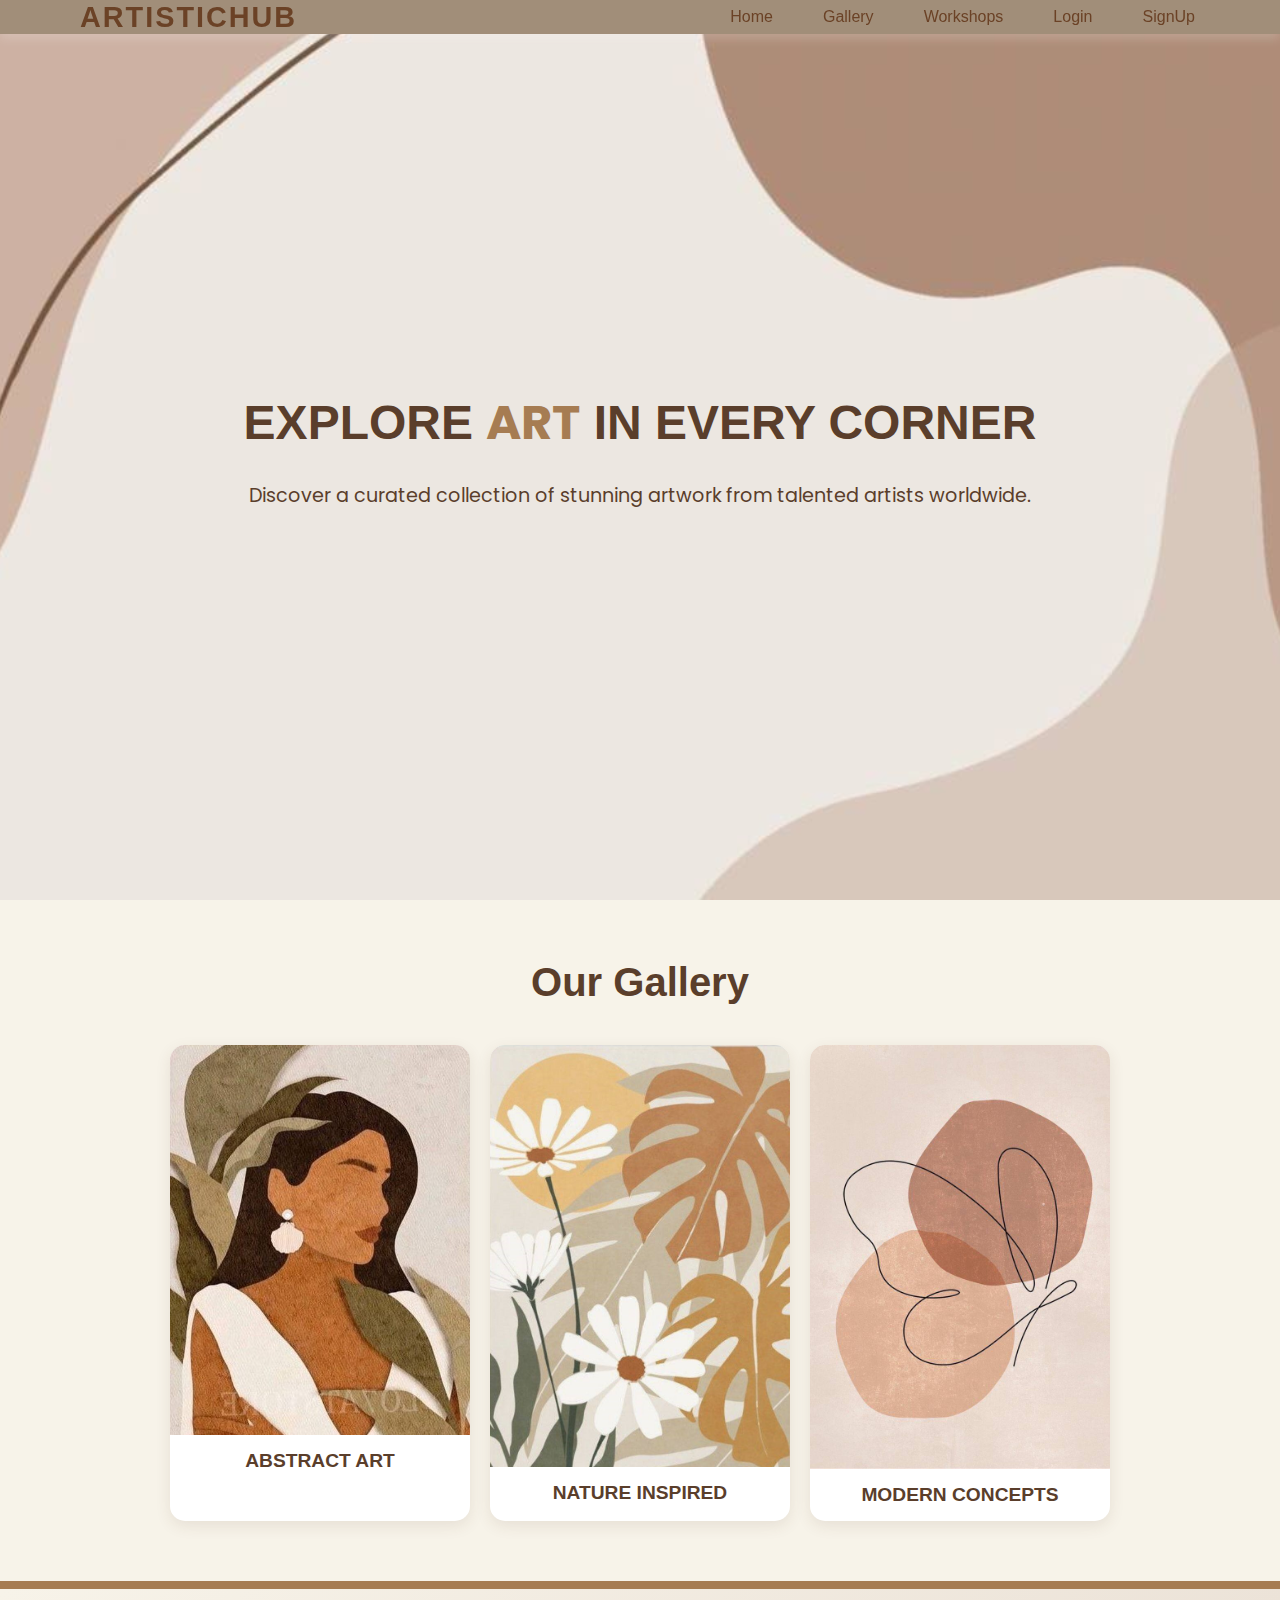
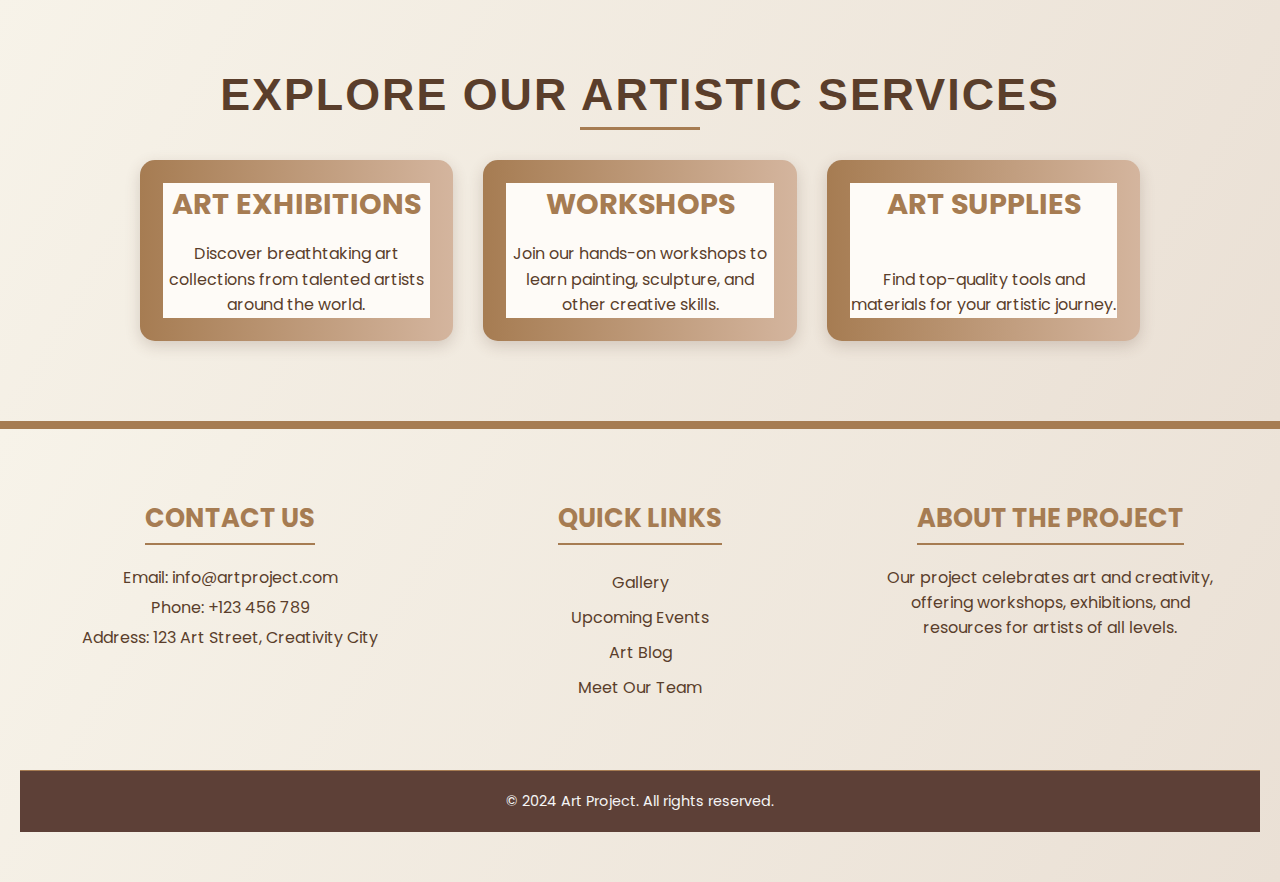
<file: index.html>
<!DOCTYPE html>
<html lang="en">
	<head>
		<link rel="stylesheet" href="../css/style.css" />
		<title>ArtisticHub</title>
	</head>
	<body>
		<header>
			<div class="title">
				<h2>ArtisticHub</h2>
			</div>
			<nav>
				<a href="#home">Home</a>
				<a href="#our-gallery">Gallery</a>
				<a href="html/work.html" target="_blank">Workshops </a>
				<a href="html/login.html" target="_blank">Login</a>
				<a href="html/signup.html" target="_blank">SignUp</a>
			</nav>
		</header>

		<section class="hero" id="home">
			<div>
				<h2>Explore <span>Art</span> in Every Corner</h2>
				<p>
					Discover a curated collection of stunning artwork from talented artists worldwide.
				</p>
			</div>
		</section>

		<section class="gallery" id="our-gallery">
			<h2>Our Gallery</h2>
			<div class="grid">
				<div class="card">
					<img src="../img/1.jpg" alt="Abstract Art" />
					<h3>Abstract Art</h3>
				</div>
				<div class="card">
					<img src="../img/2.jpg" alt="Nature Inspired" />
					<h3>Nature Inspired</h3>
				</div>
				<div class="card">
					<img src="../img/3.jpg" alt="Modern Concepts" />
					<h3>Modern Concepts</h3>
				</div>
			</div>
		</section>
		<section class="services" id="services">
			<h2>Explore Our Artistic Services</h2>
			<div class="container">
				<div class="card">
					<h3>Art Exhibitions</h3>
					<p>
						Discover breathtaking art collections from talented artists around the world.
					</p>
				</div>
				<div class="card">
					<h3>Workshops</h3>
					<p>
						Join our hands-on workshops to learn painting, sculpture, and other creative skills.
					</p>
				</div>
				<div class="card">
					<h3>Art Supplies</h3>
					<p>
						Find top-quality tools and materials for your artistic journey.
					</p>
				</div>
			</div>
		</section>
		<footer class="footer">
			<div class="footer-container">
				<div class="footer-section contact">
					<h3>Contact Us</h3>
					<p>Email: <a href="mailto:info@artproject.com">info@artproject.com</a></p>
					<p>Phone: <a href="tel:+123456789">+123 456 789</a></p>
					<p>Address: 123 Art Street, Creativity City</p>
				</div>

				<div class="footer-section links">
					<h3>Quick Links</h3>
					<ul>
						<li><a href="#our-gallery">Gallery</a></li>
						<li><a href="#events">Upcoming Events</a></li>
						<li><a href="#blog">Art Blog</a></li>
						<li><a href="#team">Meet Our Team</a></li>
					</ul>
				</div>

				<div class="footer-section copyright">
					<h3>About the Project</h3>
					<p>
						Our project celebrates art and creativity, offering workshops, exhibitions, and resources for artists of all levels.
					</p>
				</div>
			</div>
			<div class="footer-bottom">
				<p>© 2024 Art Project. All rights reserved.</p>
			</div>
		</footer>
	</body>
</html>
</file>
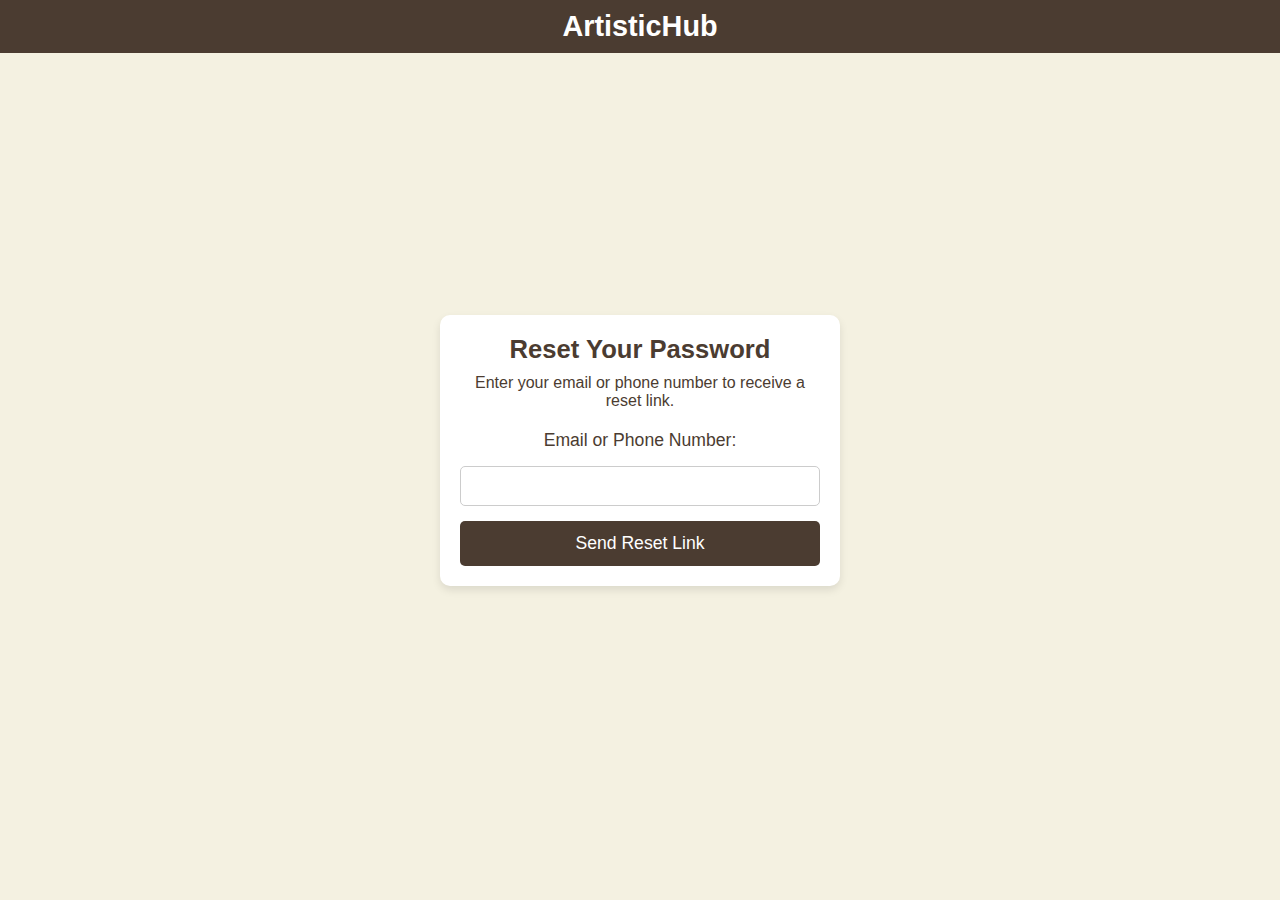
<file: html/forget.html>
<!DOCTYPE html>
<html lang="en">
	<head>
		<meta charset="UTF-8" />
		<meta name="viewport" content="width=device-width, initial-scale=1.0" />
		<title>Reset Password</title>
		<link rel="stylesheet" href="../css/forget.css" />
	</head>
	<body>
		<header>
			<div class="logo">
				<h2>ArtisticHub</h2>
			</div>
		</header>

		<section class="reset-password">
			<h2>Reset Your Password</h2>
			<p>Enter your email or phone number to receive a reset link.</p>
			<form action="../html/reset.html" method="post">
				<label for="email-or-phone">Email or Phone Number:</label>
				<input type="text" id="email-or-phone" name="email-or-phone" required />
				<button type="submit">Send Reset Link</button>
			</form>
		</section>
	</body>
</html>
</file>
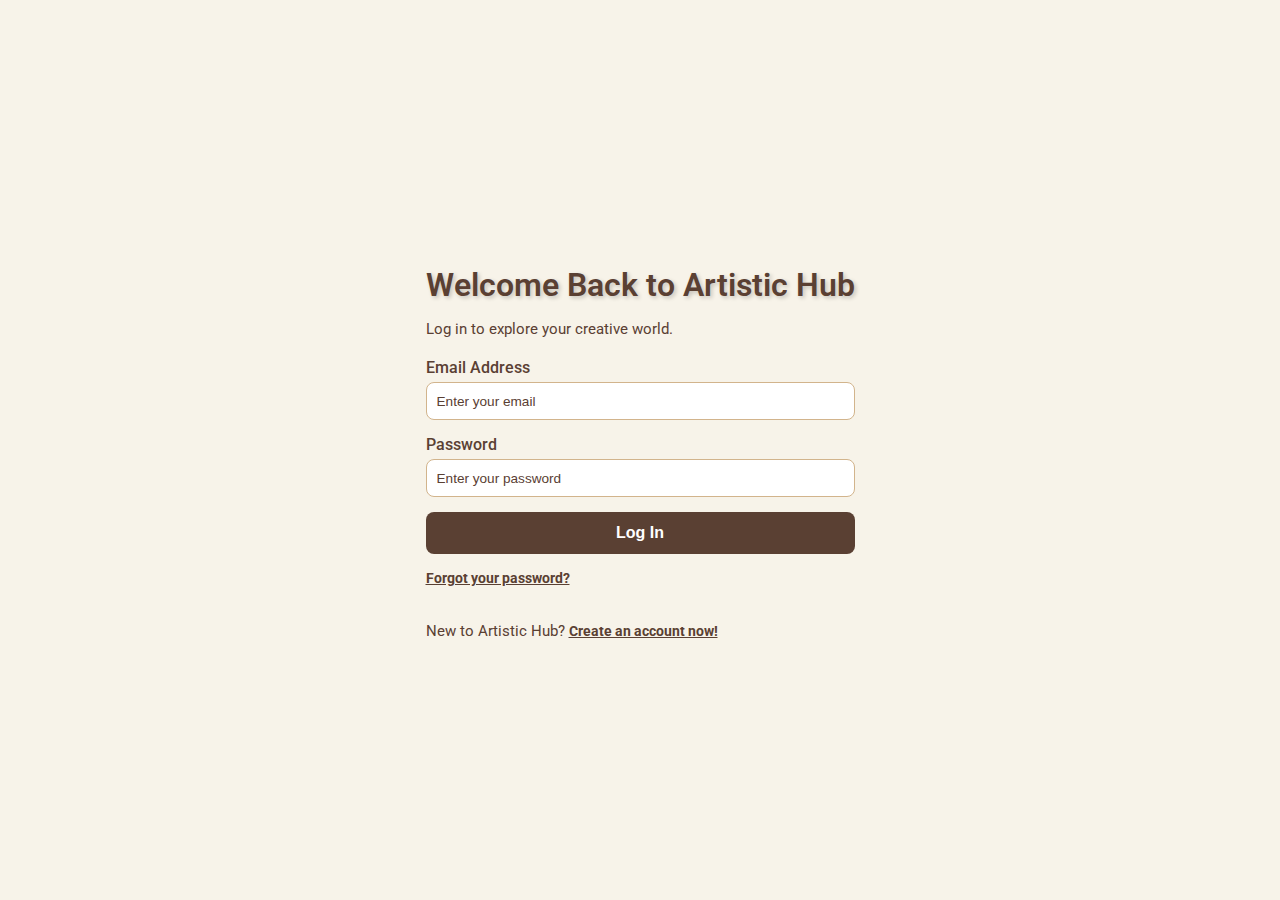
<file: html/login.html>
<!DOCTYPE html>
<html lang="en">
	<head>
		<meta charset="UTF-8" />
		<meta name="viewport" content="width=device-width, initial-scale=1.0" />
		<title>Login - Artistic Hub</title>
		<link href="https://fonts.googleapis.com/css2?family=Roboto:wght@400;500;600&display=swap" rel="stylesheet" />
		<link rel="stylesheet" href="../css/stylelogin.css" />
	</head>
	<body>
		<div class="login-container">
			<h2>Welcome Back to Artistic Hub</h2>
			<p>Log in to explore your creative world.</p>
			<form>
				<label for="email">Email Address</label>
				<input type="email" id="email" name="email" placeholder="Enter your email" required />

				<label for="password">Password</label>
				<input type="password" id="password" name="password" placeholder="Enter your password" required />

				<button type="submit">Log In</button>

				<p><a href="../html/forget.html">Forgot your password?</a></p>
				<p>New to Artistic Hub? <a href="../html/signup.html" target="_blank">Create an account now!</a></p>
			</form>
		</div>
	</body>
</html>
</file>
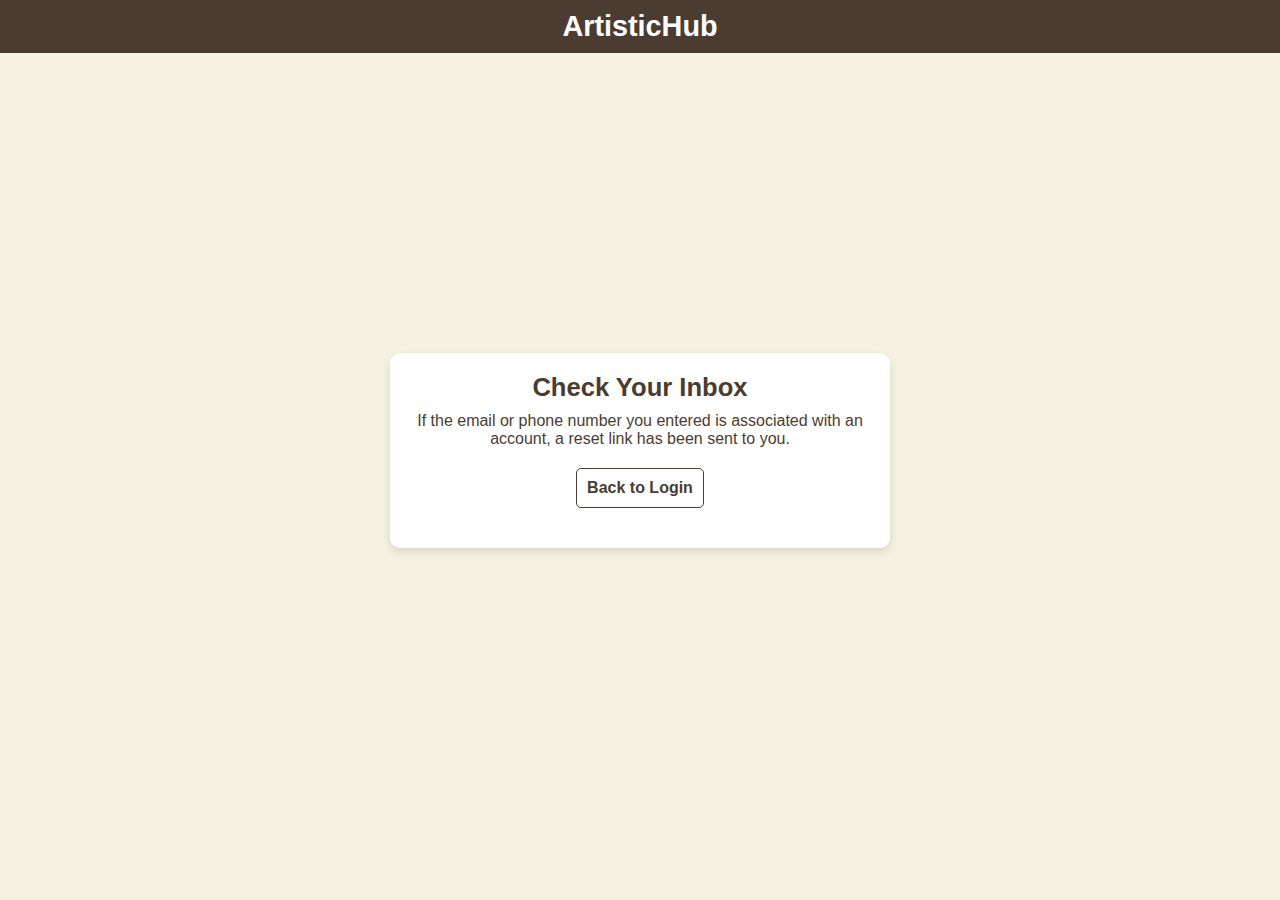
<file: html/reset.html>
<!DOCTYPE html>
<html lang="en">
	<head>
		<meta charset="UTF-8" />
		<meta name="viewport" content="width=device-width, initial-scale=1.0" />
		<title>Reset Link Sent</title>
		<link rel="stylesheet" href="../css/reset.css" />
	</head>
	<body>
		<header>
			<div class="logo">
				<h2>ArtisticHub</h2>
			</div>
		</header>

		<section class="reset-confirmation">
			<h2>Check Your Inbox</h2>
			<p>If the email or phone number you entered is associated with an account, a reset link has been sent to you.</p>
			<p><a href="login.html">Back to Login</a></p>
		</section>
	</body>
</html>
</file>
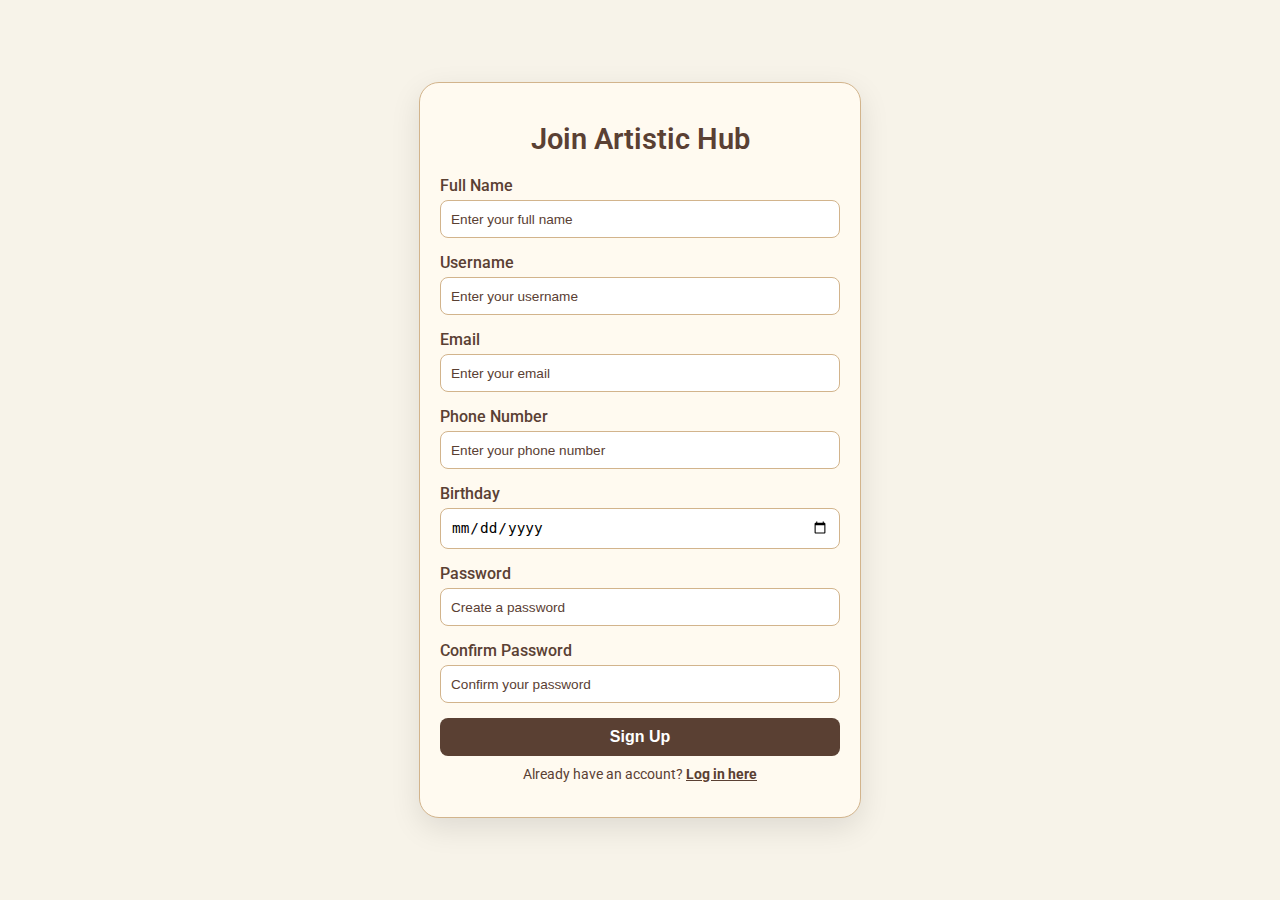
<file: html/signup.html>
<!DOCTYPE html>
<html lang="en">
	<head>
		<meta charset="UTF-8" />
		<meta name="viewport" content="width=device-width, initial-scale=1.0" />
		<title>Signup - Artistic Hub</title>
		<link href="https://fonts.googleapis.com/css2?family=Roboto:wght@400;500;600&display=swap" rel="stylesheet" />
		<link rel="stylesheet" href="../css/stylesignup.css" />
	</head>
	<body>
		<div class="signup-container">
			<h1>Join Artistic Hub</h1>
			<form>
				<label for="fullname">Full Name</label>
				<input type="text" id="fullname" name="fullname" placeholder="Enter your full name" required />

				<label for="username">Username</label>
				<input type="text" id="username" name="username" placeholder="Enter your username" required />

				<label for="email">Email</label>
				<input type="email" id="email" name="email" placeholder="Enter your email" required />

				<label for="phone">Phone Number</label>
				<input type="tel" id="phone" name="phone" placeholder="Enter your phone number" required />

				<label for="birthday">Birthday</label>
				<input type="date" id="birthday" name="birthday" required />

				<label for="password">Password</label>
				<input type="password" id="password" name="password" placeholder="Create a password" required />

				<label for="confirm-password">Confirm Password</label>
				<input type="password" id="confirm-password" name="confirm-password" placeholder="Confirm your password" required />

				<button type="submit">Sign Up</button>
				<p>Already have an account? <a href="login.html" target="_blank" class="underline-link">Log in here</a></p>
			</form>
		</div>
	</body>
</html>
</file>
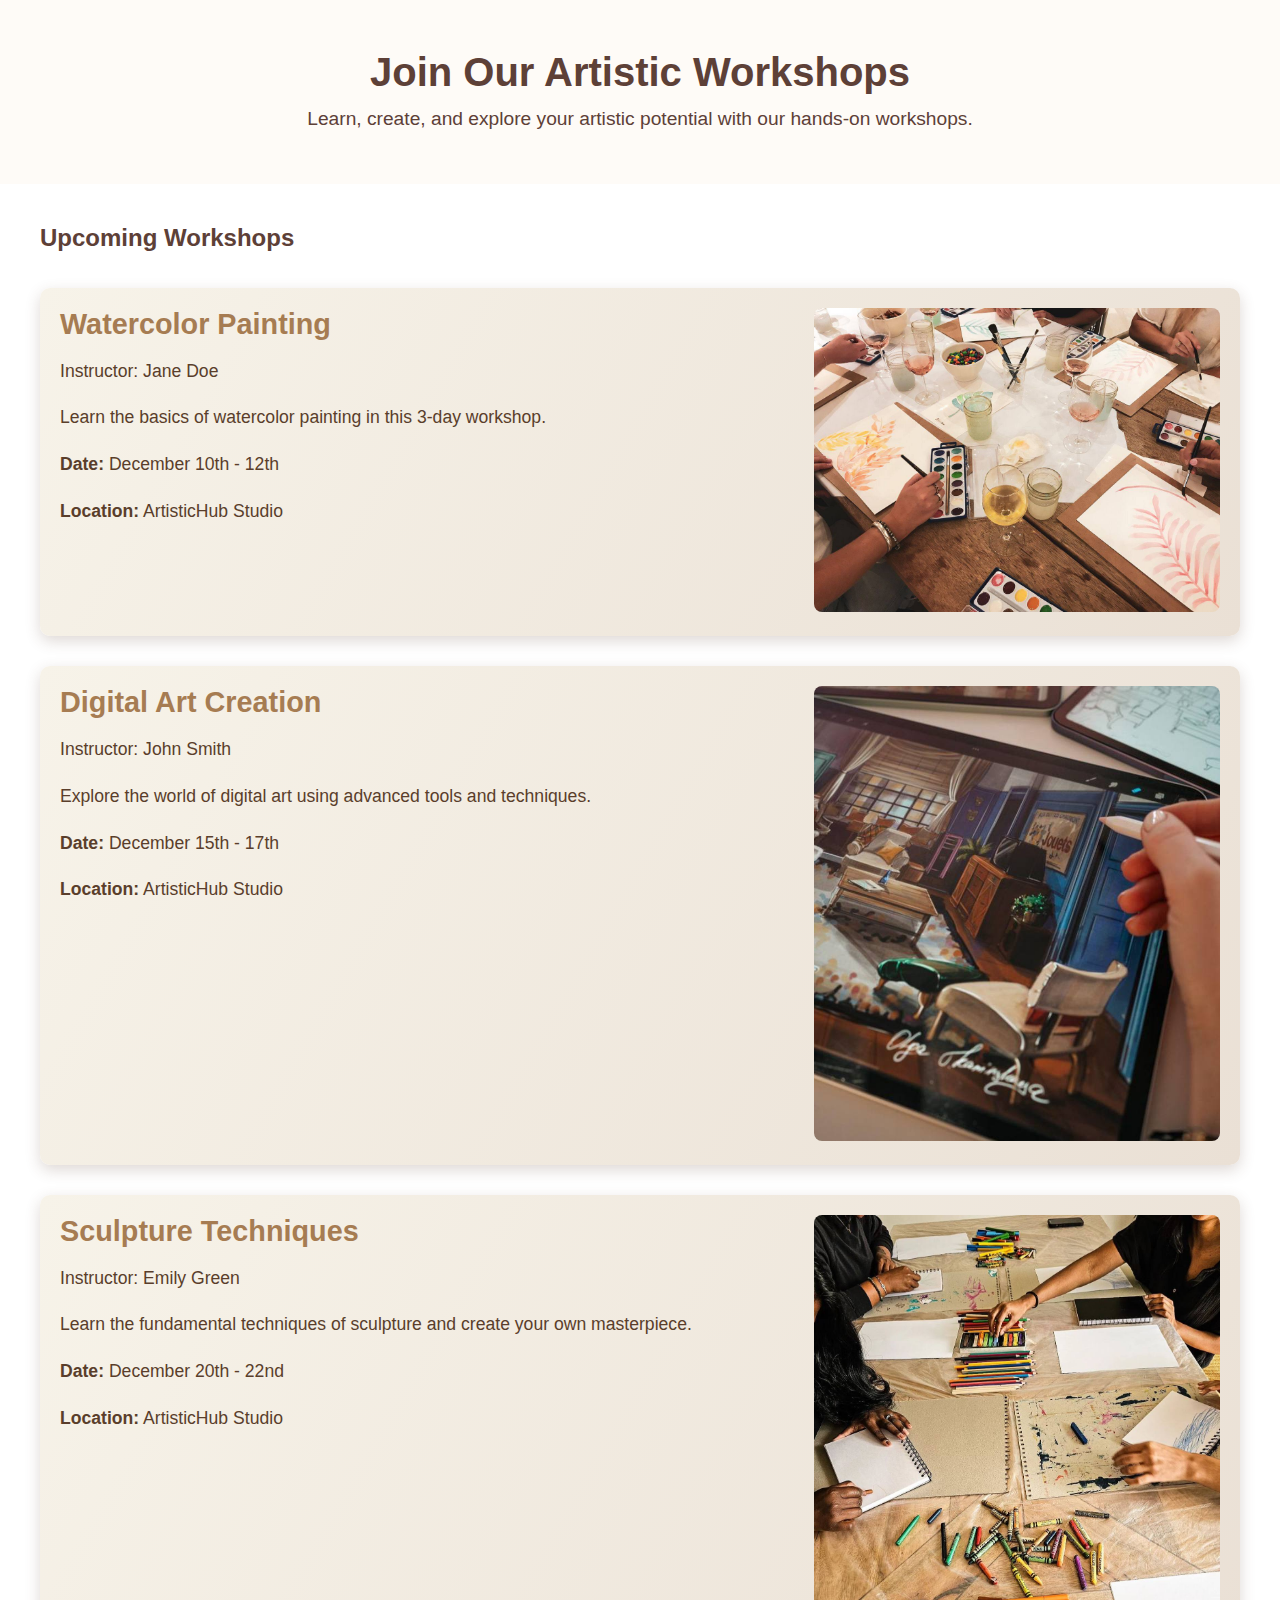
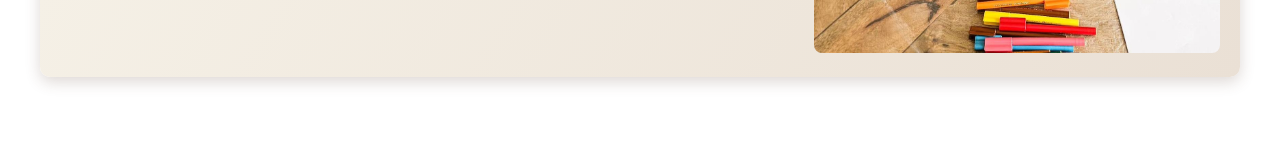
<file: html/work.html>
<!DOCTYPE html>
<html lang="en">
	<head>
		<meta charset="UTF-8" />
		<title>Workshops</title>
		<link rel="stylesheet" href="../css/work.css" />
	</head>
	<body>
		<section class="workshops-hero" id="workshops">
			<h1>Join Our Artistic Workshops</h1>
			<p>Learn, create, and explore your artistic potential with our hands-on workshops.</p>
		</section>

		<section class="workshops-list">
			<h2>Upcoming Workshops</h2>
			<br />
			<br />
			<div class="workshop-card">
				<div class="workshop-info">
					<h3>Watercolor Painting</h3>
					<p>Instructor: Jane Doe</p>
					<p>Learn the basics of watercolor painting in this 3-day workshop.</p>
					<p><strong>Date:</strong> December 10th - 12th</p>
					<p><strong>Location:</strong> ArtisticHub Studio</p>
				</div>
				<div class="workshop-image">
					<img src="../img/workshop1.jpg" alt="Watercolor Painting Workshop" />
				</div>
			</div>

			<div class="workshop-card">
				<div class="workshop-info">
					<h3>Digital Art Creation</h3>
					<p>Instructor: John Smith</p>
					<p>Explore the world of digital art using advanced tools and techniques.</p>
					<p><strong>Date:</strong> December 15th - 17th</p>
					<p><strong>Location:</strong> ArtisticHub Studio</p>
				</div>
				<div class="workshop-image">
					<img src="../img/workshop2.jpg" height="390" alt="Digital Art Workshop" />
				</div>
			</div>

			<div class="workshop-card">
				<div class="workshop-info">
					<h3>Sculpture Techniques</h3>
					<p>Instructor: Emily Green</p>
					<p>Learn the fundamental techniques of sculpture and create your own masterpiece.</p>
					<p><strong>Date:</strong> December 20th - 22nd</p>
					<p><strong>Location:</strong> ArtisticHub Studio</p>
				</div>
				<div class="workshop-image">
					<img src="../img/workshop3.jpg" alt="Sculpture Workshop" />
				</div>
			</div>
		</section>
	</body>
</html>
</file>
<file: css/style.css>
@import url('https://fonts.googleapis.com/css2?family=Poppins:wght@300;600&display=swap');
* {
    font-family: 'Poppins', sans-serif;
    box-sizing: border-box;
    margin: 0px;
    padding: 0px;
}

    header {
        display: flex;
        justify-content: space-between;
        background-color: #a18e79; 
        align-items: center;
        color:#6b4226; 
        padding: 0% 70px;
        position: fixed;
        width: 100%;
        box-shadow: 0px 5px 10px #fffbf833; 
        z-index: 1000;
    }
    header h2 {
        font-size: 1.8rem;
        margin-left: 10px;
        font-family: 'Oswald', sans-serif;
        color:#6b4226; 
        text-transform: uppercase;
        letter-spacing: 2px;
    }
    
    nav {
        display: flex;
        gap: 20px;
    }
    
    nav a {
        text-decoration: none;
        color:#6b4226 ; 
        font-size: 1rem;
        font-family: 'Oswald', sans-serif;
        padding: 8px 15px;
        border-radius: 5px;
        transition: all 0.3s ease;
    }
    
    nav a:hover {
        background-color: #a18e79;
        color:#a18e79; 
        transform: scale(1.1);
    } 


.hero {
    display: flex;
    align-items: center;
    justify-content: center;
    height: 100vh;
    color: #5a3e2b; 
    text-align: center; 
    padding: 20px;
    background-image: url('../img/back.jpg'); 
    background-blend-mode: overlay;
    background-size: cover;
    background-position: center;
}

.hero h2 {
    font-size: 3rem; 
    font-family: 'Oswald', sans-serif;
    margin-bottom: 20px;
    text-transform: uppercase;
}

.hero h2 span {
    color: #a67c52;
}

.hero p {
    font-size: 1.2rem;
    line-height: 1.8;
}

.gallery {
    padding: 60px 20px;
    background-color: #f7f3e9; 
    text-align: center;
  }
  
  .gallery h2 {
    font-size: 2.5rem;
    color: #5a3e2b; 
    margin-bottom: 40px;
    font-family: 'Oswald', sans-serif;
  }
  
  .gallery .grid {
    display: flex;
    justify-content: center;
    gap: 20px;
    flex-wrap: wrap; 
  }
  
  .gallery .card {
    background-color: #fff; 
    border-radius: 15px;
    overflow: hidden;
    box-shadow: 0px 5px 15px rgba(90, 62, 43, 0.1);
    text-align: center;
    transition: transform 0.3s, box-shadow 0.3s;
    max-width: 300px; 
  }
  
  .gallery .card:hover {
    transform: scale(1.05);
    box-shadow: 0px 10px 20px rgba(90, 62, 43, 0.2);
  }
  
  .gallery .card img {
    width: 100%; 
    display: block;
  }
  
  .gallery .card h3 {
    font-size: 1.2rem;
    color: #5a3e2b;
    margin: 15px 0;
    font-family: 'Oswald', sans-serif;
    text-transform: uppercase;
  }
.services {
    padding: 80px;
    background: linear-gradient(120deg, #f7f3e9, #eae0d5); 
    border-top: 8px solid #a67c52; 
    border-bottom: 8px solid #a67c52;
}

.services h2 {
    text-align: center;
    font-size: 2.8rem;
    font-family: 'Oswald', sans-serif;
    color: #5a3e2b;
    margin-bottom: 40px;
    text-transform: uppercase;
    letter-spacing: 2px;
    position: relative;
    
}

.services h2::after {
    content: '';
    position: absolute;
    left: 50%;
    transform: translateX(-50%);
    bottom: -10px;
    width: 120px;
    height: 3px;
    background: #a67c52;
     
}
.services .container {
    display: flex;
    justify-content: center;
    gap: 30px;
    flex-wrap: wrap;
}

.services .card {
    background-color: #fefbf7; 
    width: 28%;
    min-width: 250px;
    padding: 20px;
    border-radius: 15px;
    box-shadow: 0px 5px 15px rgba(90, 62, 43, 0.2); 
    transition: all 0.3s ease;
    text-align: center;   
    flex-direction: column;
    display: flex;
    justify-content: space-between;
    border: 3px solid transparent;
    background-image: linear-gradient(#fefbf7, #fefbf7), 
                      linear-gradient(to right, #a67c52, #d4b59e); 
    background-origin: border-box;
    background-clip: content-box, border-box;
}

.services .card:hover {
    transform: scale(1.05) rotate(-2deg);
    box-shadow: 0px 10px 20px rgba(90, 62, 43, 0.3); 
}
.services .card h3 {
    font-size: 1.8rem;
    margin-bottom: 15px;
    color: #a67c52; 
    text-transform: uppercase;
}

.services .card p {
    font-size: 1rem;
    line-height: 1.6;
    color: #5a3e2b; 
}
@media (max-width: 768px) {
    .services .container {
        flex-direction: column;
        align-items: center;
    }

    .services .card {
        width: 90%;
    }
}

.footer {
    background: linear-gradient(120deg, #f7f3e9, #eae0d5); 
    color: #5a3e2b; 
    padding: 50px 20px;
    font-family: 'Oswald', sans-serif;
    text-align: center; 
}


.footer-container {
    display: flex;
    flex-wrap: wrap;
    justify-content: center;
        gap: 30px;
    max-width: 1200px;
    margin: 0 auto;
}


.footer-section {
    flex: 1;
    min-width: 250px;
    text-align: center;
    margin: 20px;
}


.footer-section h3 {
    font-size: 1.6rem;
    margin-bottom: 15px;
    color: #a67c52; 
    text-transform: uppercase;
    border-bottom: 2px solid #a67c52; 
    display: inline-block;
    padding-bottom: 5px;
}


.footer-section p,
.footer-section a {
    font-size: 1rem;
    color: #5a3e2b; 
    margin: 5px 0;
    text-decoration: none;
}


.footer-section a:hover {
    color: #a67c52; 
    text-decoration: underline;
}


.footer-section.links ul {
    list-style: none;
    padding: 0;
}

.footer-section.links li {
    margin: 10px 0;
}

.footer-section.links a {
    font-size: 1rem;
    transition: color 0.3s;
}


.footer-section.links a:hover {
    color: #a67c52; 
}


.footer-bottom {
    text-align: center;
    margin-top: 30px;
    font-size: 0.9rem;
    border-top: 1px solid #a67c52; 
    padding-top: 10px;
    color: #5a3e2b; 
}


.footer-container .footer-section {
    transition: transform 0.3s, box-shadow 0.3s;
}

.footer-container .footer-section:hover {
    transform: scale(1.05); 
    box-shadow: 0 5px 15px rgba(0, 0, 0, 0.2); 
}


@media (max-width: 768px) {
    .footer-container {
        flex-direction: column;
        align-items: center;
    }
   
.footer-section h3 {
    color: #5a3e2b; 
    text-decoration: underline;
  }
  
  
  .footer-section a {
    text-decoration: underline;
  }
  
}

  .footer-bottom {
    background-color: #5d4037;  
    text-align: center;
    padding: 20px;
    margin-top: 40px;
    font-size: 0.9em;
  }
  
  .footer-bottom p {
    margin: 0;
    color: #f5f5f5;  

  }
</file>
<file: css/forget.css>
* {
    margin: 0;
    padding: 0;
    box-sizing: border-box;
}

body {
    font-family: Arial, sans-serif;
   
    background-color: #f4f1e1; 
    color: #4b3c31; 
    display: flex;
    justify-content: center;
    align-items: center;
    height: 100vh; 
    margin: 0;
}

header {
    background-color: #4b3c31; 
    color: #fff;
    padding: 10px 20px;
    width: 100%;
    position: fixed;
    top: 0;
    left: 0;
    text-align: center;
}

header .logo {
    display: flex;
    justify-content: center;
    align-items: center;
}

header .logo img {
    width: 40px;
    height: 40px;
    margin-right: 10px;
}

header h2 {
    font-size: 1.8rem;
    font-weight: bold;
}

.reset-password {
    max-width: 400px;
    padding: 20px;
    background-color: #fff;
    border-radius: 10px;
    box-shadow: 0 4px 8px rgba(0, 0, 0, 0.1);
    text-align: center;
    width: 100%;
}

.reset-password h2 {
    font-size: 1.6rem;
    margin-bottom: 10px;
    color: #4b3c31; 
}

.reset-password p {
    margin-bottom: 20px;
    font-size: 1rem;
    color: #4b3c31; 
}

form {
    display: flex;
    flex-direction: column;
    gap: 15px;
}

label {
    font-size: 1.1rem;
    color: #4b3c31;
}

input[type="text"] {
    padding: 10px;
    font-size: 1rem;
    border: 1px solid #ccc;
    border-radius: 5px;
    outline: none;
}

input[type="text"]:focus {
    border-color: #4b3c31; 
}

button {
    padding: 12px;
    font-size: 1.1rem;
    background-color: #4b3c31; 
    color: white;
    border: none;
    border-radius: 5px;
    cursor: pointer;
    transition: background-color 0.3s;
}

button:hover {
    background-color: #3a2a1d; 
}

footer {
    text-align: center;
    padding: 20px;
    background-color: #4b3c31; 
    color: white;
    position: fixed;
    bottom: 0;
    width: 100%;
}

footer p {
    font-size: 0.9rem;
}
</file>
<file: css/stylelogin.css>
@import url('https://fonts.googleapis.com/css2?family=Poppins:wght@300;600&display=swap');


body {
  font-family: 'Roboto', sans-serif;
  background-color: #f7f3e9;
  color: #5a4033;
  margin: 0;
  padding: 0;
  display: flex;
  justify-content: center;
  align-items: center;
  height: 100vh;
}

login-container {
  background-color: #fffaf0;
  border: 1px solid #d2b48c;
  border-radius: 20px;
  box-shadow: 0 10px 30px rgba(0, 0, 0, 0.1);
  padding: 40px;
  width: 100%;
  max-width: 400px;
  text-align: center;
}

h2 {
  font-size: 2rem;
  font-weight: 600;
  color: #5a4033;
  margin-bottom: 10px;
  text-shadow: 2px 2px 4px rgba(0, 0, 0, 0.2);
}

p {
  font-size: 0.95rem;
  margin-bottom: 20px;
  color: #5a4033;
}

form {
  display: flex;
  flex-direction: column;
}

label {
  text-align: left;
  margin-bottom: 5px;
  font-size: 1rem;
  font-weight: 500;
  color: #5a4033;
}

input {
  padding: 10px;
  margin-bottom: 15px;
  border: 1px solid #d2b48c;
  border-radius: 8px;
  font-size: 0.9rem;
  font-weight: 400;
  transition: border-color 0.3s ease, box-shadow 0.3s ease;
}

input:focus {
  outline: none;
  border-color: #a67c52;
  box-shadow: 0 0 8px rgba(166, 124, 82, 0.5);
}

button {
  background-color: #5a4033;
  color: #fff;
  border: none;
  padding: 12px;
  border-radius: 8px;
  cursor: pointer;
  font-size: 1rem;
  font-weight: 700;
  transition: background-color 0.3s ease, transform 0.3s ease, box-shadow 0.3s ease;
}

button:hover {
  background-color: #beafa8;
  transform: scale(1.05);
  box-shadow: 0 4px 12px rgba(0, 0, 0, 0.2);
}

button:active {
  transform: scale(1);
}

a {
  color: #5a4033;
  text-decoration: underline;
  font-weight: bold;
  font-size: 0.9rem;
}

a:hover {
  color: #a67c52;
}

input::placeholder {
  color: #5a4033;
  font-size: 0.85rem;
}

input:focus::placeholder {
  color: #a67c52;
}
</file>
<file: css/stylesignup.css>
@import url('https://fonts.googleapis.com/css2?family=Poppins:wght@300;600&display=swap');
body {
    font-family: 'Roboto', sans-serif;
    background-color: #f7f3e9;
    color: #5a4033;
    margin: 0;
    padding: 0;
    display: flex;
    justify-content: center;
    align-items: center;
    height: 100vh;
}

.signup-container {
    background-color: #fffaf0;
    border: 1px solid #d2b48c;
    border-radius: 20px;
    box-shadow: 0 10px 30px rgba(0, 0, 0, 0.1);
    padding: 20px;
    width: 100%;
    max-width: 400px; 
    text-align: center;
}

h1 {
    font-size: 1.8rem; 
    font-weight: 600;
    color: #5a4033;
    margin-bottom: 20px; 
}

form {
    display: flex;
    flex-direction: column;
}

label {
    text-align: left;
    margin-bottom: 5px;
    font-size: 1rem; 
    font-weight: 500;
    color: #5a4033;
}

input, select, textarea {
    padding: 10px; 
    margin-bottom: 15px;
    border: 1px solid #d2b48c;
    border-radius: 8px; 
    font-size: 0.9rem; 
    font-weight: 400;
    transition: border-color 0.3s ease, box-shadow 0.3s ease;
}

input:focus, select:focus, textarea:focus {
    outline: none;
    border-color: #a67c52;
    box-shadow: 0 0 8px rgba(166, 124, 82, 0.5);
}

button {
    background-color: #5a4033;
    color: #fff;
    border: none;
    padding: 10px 20px; 
    border-radius: 8px;
    cursor: pointer;
    font-size: 1rem;
    font-weight: 700;
    transition: background-color 0.3s ease, transform 0.3s ease, box-shadow 0.3s ease;
}

button:hover {
    background-color: #beafa8;
    transform: scale(1.05);
    box-shadow: 0 4px 12px rgba(0, 0, 0, 0.2);
}

button:active {
    transform: scale(1);
}

p {
    margin-top: 10px; 
    font-size: 0.9rem; 
    font-weight: 400;
    color: #5a4033;
}

a {
    color: #5a4033;
    text-decoration: none;
    font-weight: bold;
    font-size: 0.9rem; 
}

a:hover {
    text-decoration: underline;
}

input::placeholder, textarea::placeholder {
    color: #5a4033;
    font-size: 0.85rem; 
}

input:focus::placeholder, textarea:focus::placeholder {
    color: #a67c52;
}

button:focus {
    outline: none;
    box-shadow: 0 0 8px rgba(166, 124, 82, 0.5);
}
.underline-link {
    color: #5a4033; 
    text-decoration: underline;
    font-weight: bold; 
}
.underline-link:hover {
    color: #a67c52;
    text-decoration: underline;
}
</file>
<file: css/work.css>
/* Reset some default styling */
body, h1, h2, h3, p {
    margin: 0;
    padding: 0;
  }
  
  body {
    font-family: Arial, sans-serif;
    background-color: white;
    color: #5d4037; /* بني داكن */
  }
  
  /* Header styling */
  header {
    background-color: linear-gradient(120deg, #a77905, #ba6b16); /* بيج فاتح */
    padding: 20px;
    display: flex;
    justify-content: space-between;
    align-items: center;
  }
  
  header .logo h2 {
    color: #5d4037;
    font-size: 1.8em;
  }
  
  nav a {
    color: #5d4037;
    margin: 0 15px;
    text-decoration: none;
  }
  
  nav a:hover {
    color: #8d6e63;
  }
  
  /* Hero section */
  .workshops-hero {
    background-color: #fefbf7; /* بيج فاتح */
    color: #5d4037;
    padding: 50px 0;
    text-align: center;
  }
  
  .workshops-hero h1 {
    font-size: 2.5em;
    margin-bottom: 10px;
  }
  
  .workshops-hero p {
    font-size: 1.2em;
    line-height: 1.5;
  }
  
  /* Workshops list section */
  .workshops-list {
    padding: 40px;
    max-width: 1200px;
    margin: 0 auto;
  }
  
  .workshop-card {
    display: flex;
    justify-content: space-between;
    background-color: #ccaf89;;
    border-radius: 8px;
    box-shadow: 0 4px 6px rgba(0, 0, 0, 0.1);
    margin-bottom: 20px;
    padding: 20px;
  }
  
  .workshop-info {
    width: 60%;
  }
  
  .workshop-info h3 {
    font-size: 1.8em;
    color: #3e2723;
    margin-bottom: 10px;
  }
  
  .workshop-info p {
    margin-bottom: 10px;
    font-size: 1.1em;
  }
  
  .workshop-image {
    width: 35%;
  }
  
  .workshop-image img {
    width: 100%;
    border-radius: 8px;
  }
  
  /* Footer styling */
  footer {
    background-color: #5d4037; /* بني داكن */
    color: #f5e1a4; /* بيج فاتح */
    padding: 20px;
    text-align: center;
  }
  
  footer p {
    font-size: 0.9em;
  }
  /* تنسيق ورش العمل */
.workshops {
    padding: 60px 20px;
    background: linear-gradient(120deg, #f7f3e9, #eae0d5); /* تدرج بيج فاتح */
    color: #5a3e2b; /* بني متوسط */
    text-align: center;
}

.workshops h2 {
    font-size: 2.8rem;
    color: #5a3e2b; /* بني متوسط */
    font-family: 'Oswald', sans-serif;
    margin-bottom: 40px;
    text-transform: uppercase;
    position: relative;
}

.workshops h2::after {
    content: '';
    position: absolute;
    left: 50%;
    transform: translateX(-50%);
    bottom: -10px;
    width: 120px;
    height: 3px;
    background: #a67c52; /* بني داكن */
}

/* البطاقات الخاصة بورش العمل */
.workshop-card {
    display: flex;
    justify-content: space-between;
    background-color: #fefbf7; /* بيج فاتح */
    padding: 20px;
    margin-bottom: 30px;
    border-radius: 10px;
    box-shadow: 0px 5px 15px rgba(90, 62, 43, 0.2); /* ظل بني خفيف */
    transition: all 0.3s ease;
}

.workshop-card:hover {
    transform: scale(1.05);
    box-shadow: 0px 8px 20px rgba(90, 62, 43, 0.3); /* ظل أعمق عند التمرير */
}

/* تنسيق معلومات الورشة */
.workshop-info {
    width: 60%;
    text-align: left;
}

.workshop-info h3 {
    font-size: 1.8rem;
    color: #a67c52; /* بني داكن */
    margin-bottom: 15px;
}

.workshop-info p {
    font-size: 1.1rem;
    color: #5a3e2b; /* بني متوسط */
    line-height: 1.8;
    margin-bottom: 15px;
}

/* تنسيق الصورة في البطاقة */
.workshop-image {
    width: 35%;
}

.workshop-image img {
    width: 100%;
    height: auto;
    border-radius: 8px;
}

/* إضافة تدرجات اللون للخلفية */
.workshop-card {
    background: linear-gradient(120deg, #f7f3e9, #eae0d5); /* بيج فاتح */
}

/* تنسيق أزرار التسجيل */
.workshop-info .register-btn {
    display: inline-block;
    background-color: #a67c52; /* بني داكن */
    color: #f5f5f5; /* بيج فاتح */
    padding: 12px 25px;
    border-radius: 30px;
    font-size: 1rem;
    text-decoration: none;
    font-weight: bold;
    transition: all 0.3s ease;
}

.workshop-info .register-btn:hover {
    background-color: #6b4226; /* بني متوسط */
    transform: scale(1.1);
}
</file>
